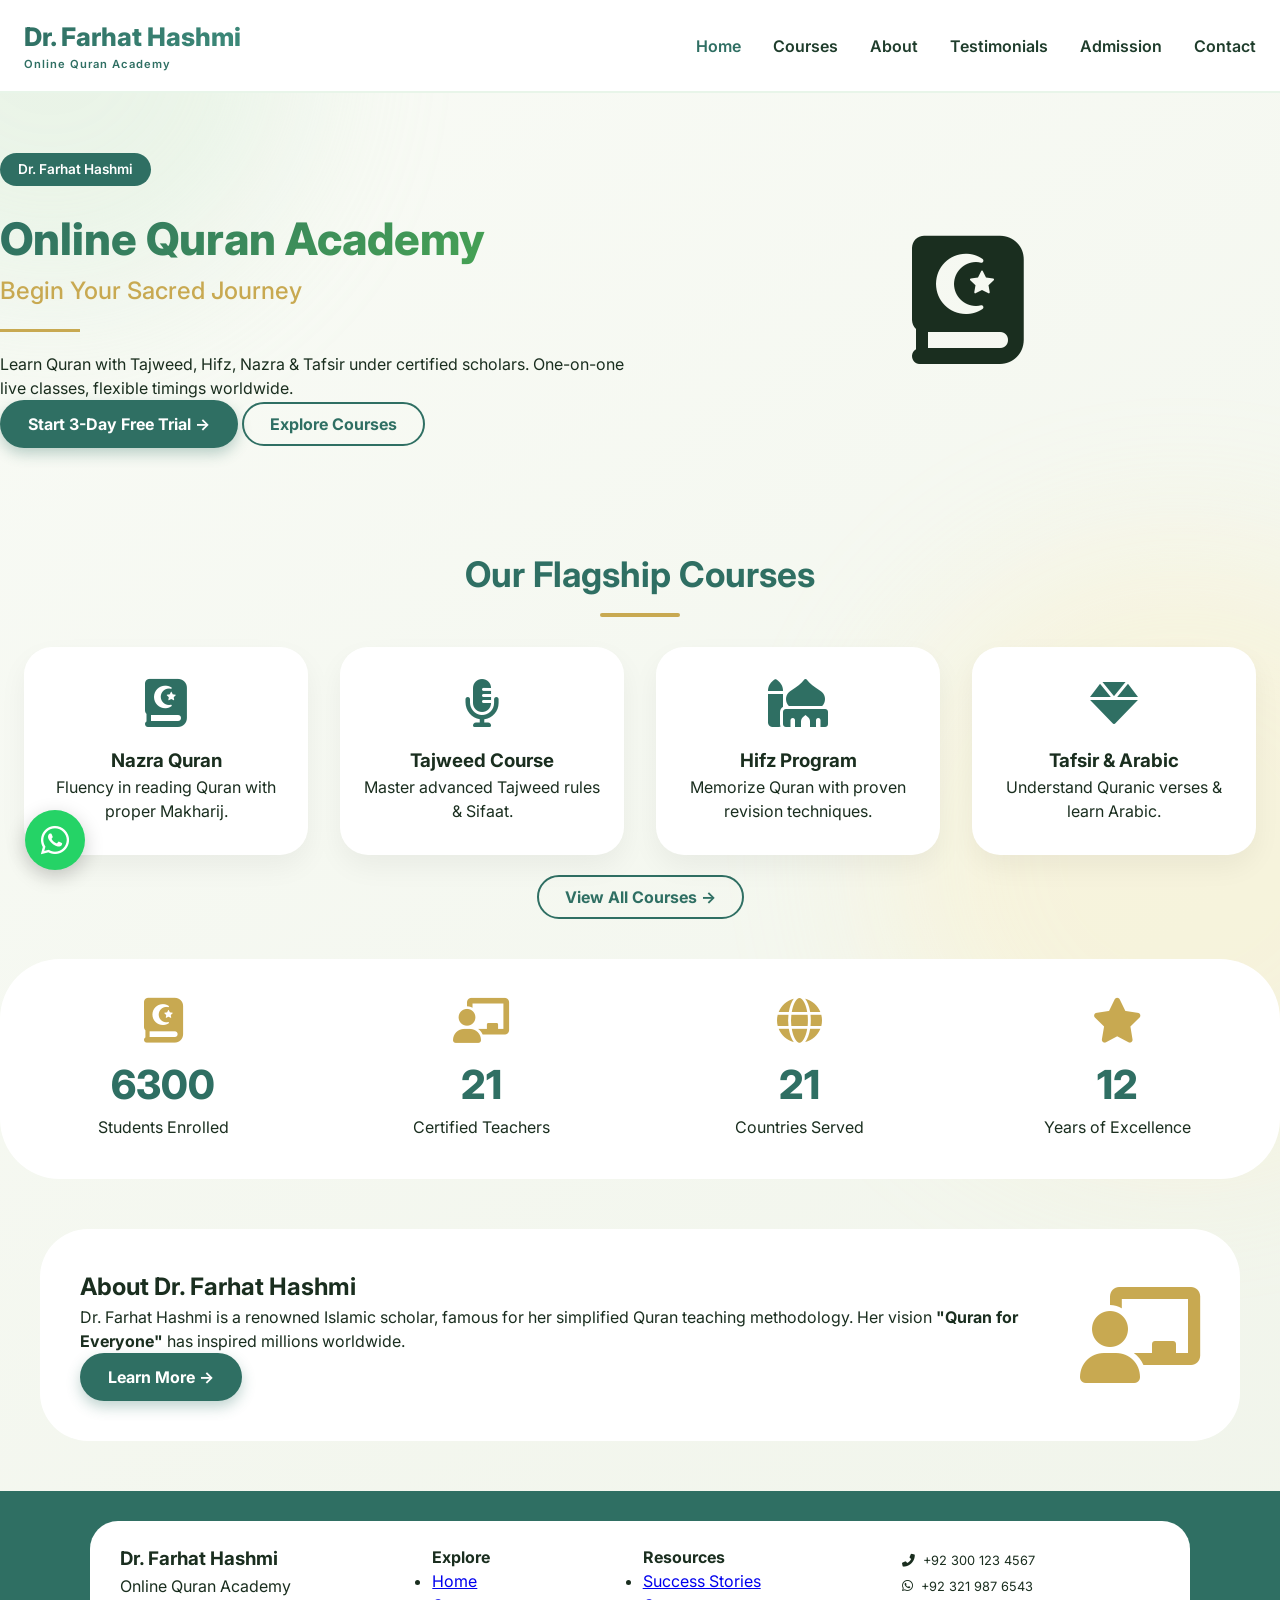
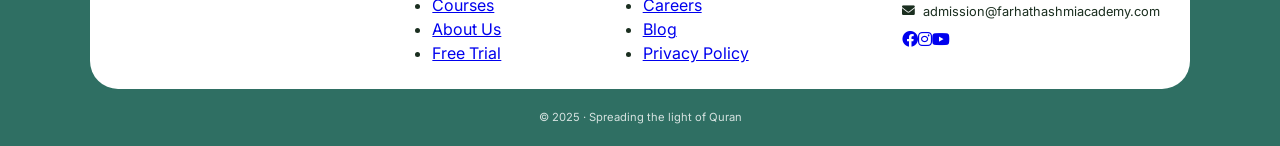
<file: index.html>
<!DOCTYPE html>
<html lang="en">
<head>
    <meta charset="UTF-8">
    <meta name="viewport" content="width=device-width, initial-scale=1.0, viewport-fit=cover">
    <title>Dr. Farhat Hashmi | Home</title>
    <meta name="description" content="Learn Quran with Tajweed, Hifz, Nazra & Tafsir. 3-day free trial, certified teachers.">
    <link rel="stylesheet" href="styles.css">
    <link href="https://fonts.googleapis.com/css2?family=Inter:opsz,wght@14..32,300;400;500;600;700;800&display=swap" rel="stylesheet">
    <link rel="stylesheet" href="https://cdnjs.cloudflare.com/ajax/libs/font-awesome/6.0.0-beta3/css/all.min.css">
</head>
<body>
<div class="bg-shape shape-1"></div>
<div class="bg-shape shape-2"></div>
<a href="https://wa.me/923001234567?text=Assalamu%20Alaikum!%20I%20want%20Free%20Trial" class="float-wa" target="_blank" rel="noopener"><i class="fab fa-whatsapp"></i></a>

<nav class="navbar">
    <div class="container nav-container">
        <div class="logo"><h1>Dr. Farhat Hashmi</h1><p>Online Quran Academy</p></div>
        <div class="menu-icon" id="menuToggle"><i class="fas fa-bars"></i></div>
        <ul class="nav-links" id="navLinks">
            <li><a href="index.html">Home</a></li>
            <li><a href="courses.html">Courses</a></li>
            <li><a href="about.html">About</a></li>
            <li><a href="testimonials.html">Testimonials</a></li>
            <li><a href="admission.html">Admission</a></li>
            <li><a href="contact.html">Contact</a></li>
        </ul>
    </div>
</nav>

<main>
    <section id="home">
        <div class="container hero">
            <div class="hero-content fade-up">
                <div class="academy-badge">Dr. Farhat Hashmi</div>
                <h1>Online Quran Academy</h1>
                <p class="hero-tagline">Begin Your Sacred Journey</p>
                <div class="hero-divider"></div>
                <p class="hero-desc">Learn Quran with Tajweed, Hifz, Nazra & Tafsir under certified scholars. One-on-one live classes, flexible timings worldwide.</p>
                <div class="hero-buttons">
                    <a href="admission.html" class="btn-primary">Start 3-Day Free Trial →</a>
                    <a href="courses.html" class="btn-outline">Explore Courses</a>
                </div>
            </div>
            <div class="hero-icon fade-up delay-1"><i class="fas fa-quran fa-8x"></i></div>
        </div>
    </section>

    <section id="coursesPreview">
        <div class="container">
            <h2 class="section-title reveal">Our Flagship Courses</h2>
            <div class="courses-grid">
                <div class="course-card card-hover reveal"><i class="fas fa-book-quran"></i><h3>Nazra Quran</h3><p>Fluency in reading Quran with proper Makharij.</p></div>
                <div class="course-card card-hover reveal"><i class="fas fa-microphone-alt"></i><h3>Tajweed Course</h3><p>Master advanced Tajweed rules & Sifaat.</p></div>
                <div class="course-card card-hover reveal"><i class="fas fa-mosque"></i><h3>Hifz Program</h3><p>Memorize Quran with proven revision techniques.</p></div>
                <div class="course-card card-hover reveal"><i class="fas fa-gem"></i><h3>Tafsir & Arabic</h3><p>Understand Quranic verses & learn Arabic.</p></div>
            </div>
            <div class="text-center" style="text-align: center; margin-top: 20px;"><a href="courses.html" class="btn-outline">View All Courses →</a></div>
        </div>
    </section>

    <section id="metrics">
        <div class="container metrics-container reveal">
            <div class="metric-card"><i class="fas fa-quran metric-icon"></i><div class="metric-number" data-target="15000">0</div><p>Students Enrolled</p></div>
            <div class="metric-card"><i class="fas fa-chalkboard-teacher metric-icon"></i><div class="metric-number" data-target="45">0</div><p>Certified Teachers</p></div>
            <div class="metric-card"><i class="fas fa-globe metric-icon"></i><div class="metric-number" data-target="25">0</div><p>Countries Served</p></div>
            <div class="metric-card"><i class="fas fa-star metric-icon"></i><div class="metric-number" data-target="12">0</div><p>Years of Excellence</p></div>
        </div>
    </section>

    <section id="homeAbout">
        <div class="container about-wrap reveal" style="margin-bottom: 40px;">
            <div class="about-text"><h2>About <span>Dr. Farhat Hashmi</span></h2><p>Dr. Farhat Hashmi is a renowned Islamic scholar, famous for her simplified Quran teaching methodology. Her vision <strong>"Quran for Everyone"</strong> has inspired millions worldwide.</p><a href="about.html" class="btn-primary btn-mobile-full">Learn More →</a></div>
            <div class="about-icon"><i class="fas fa-chalkboard-teacher fa-7x"></i></div>
        </div>
    </section>
</main>

<footer id="contact">
    <div class="container footer-content">
        <div class="footer-logo"><h3>Dr. Farhat Hashmi</h3><p>Online Quran Academy</p></div>
        <div class="footer-links"><h4>Explore</h4><ul><li><a href="index.html">Home</a></li><li><a href="courses.html">Courses</a></li><li><a href="about.html">About Us</a></li><li><a href="admission.html">Free Trial</a></li></ul></div>
        <div class="footer-links"><h4>Resources</h4><ul><li><a href="testimonials.html">Success Stories</a></li><li><a href="#">Careers</a></li><li><a href="#">Blog</a></li><li><a href="#">Privacy Policy</a></li></ul></div>
        <div class="footer-contact"><p><i class="fas fa-phone-alt"></i> +92 300 123 4567</p><p><i class="fab fa-whatsapp"></i> +92 321 987 6543</p><p><i class="fas fa-envelope"></i> admission@farhathashmiacademy.com</p><div class="social-icons"><a href="#"><i class="fab fa-facebook"></i></a><a href="#"><i class="fab fa-instagram"></i></a><a href="#"><i class="fab fa-youtube"></i></a></div></div>
    </div>
    <div class="container copyright"><p>© 2025 · Spreading the light of Quran</p></div>
</footer>

<script src="script.js"></script>
<script type="text/javascript">var Tawk_API=Tawk_API||{}, Tawk_LoadStart=new Date();(function(){var s1=document.createElement("script"),s0=document.getElementsByTagName("script")[0];s1.async=true;s1.src='https://embed.tawk.to/69e3ce72840f7e1c346a8c75/1jmgtss37';s1.charset='UTF-8';s1.setAttribute('crossorigin','*');s0.parentNode.insertBefore(s1,s0);})();</script>
</body>
</html>
</file>
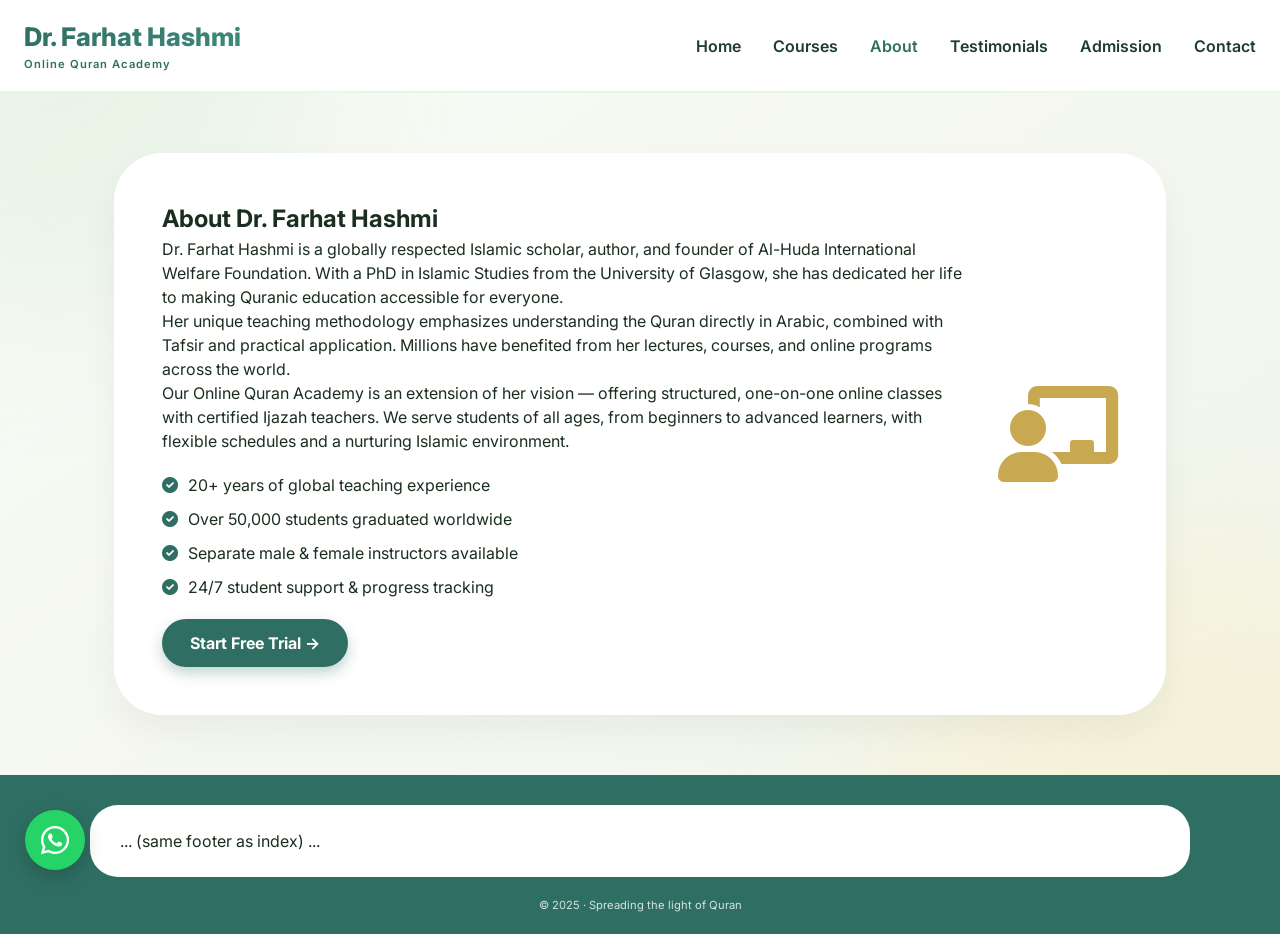
<file: about.html>
<!DOCTYPE html>
<html lang="en">
<head>
    <meta charset="UTF-8">
    <meta name="viewport" content="width=device-width, initial-scale=1.0">
    <title>About Dr. Farhat Hashmi | Online Quran Academy</title>
    <link rel="stylesheet" href="styles.css">
    <link href="https://fonts.googleapis.com/css2?family=Inter:opsz,wght@300;400;500;600;700;800&display=swap" rel="stylesheet">
    <link rel="stylesheet" href="https://cdnjs.cloudflare.com/ajax/libs/font-awesome/6.0.0-beta3/css/all.min.css">
</head>
<body>
<div class="bg-shape shape-1"></div>
<div class="bg-shape shape-2"></div>
<a href="https://wa.me/923001234567" class="float-wa" target="_blank"><i class="fab fa-whatsapp"></i></a>

<nav class="navbar">
    <div class="container nav-container">
        <div class="logo"><h1>Dr. Farhat Hashmi</h1><p>Online Quran Academy</p></div>
        <div class="menu-icon" id="menuToggle"><i class="fas fa-bars"></i></div>
        <ul class="nav-links" id="navLinks">
            <li><a href="index.html">Home</a></li><li><a href="courses.html">Courses</a></li><li><a href="about.html">About</a></li>
            <li><a href="testimonials.html">Testimonials</a></li><li><a href="admission.html">Admission</a></li><li><a href="contact.html">Contact</a></li>
        </ul>
    </div>
</nav>

<main>
    <div class="container" style="max-width: 1100px; margin: 60px auto;">
        <div class="about-wrap reveal" style="background: white; border-radius: 48px; padding: 48px; box-shadow: 0 15px 35px rgba(0,0,0,0.05);">
            <div class="about-text">
                <h2>About <span>Dr. Farhat Hashmi</span></h2>
                <p>Dr. Farhat Hashmi is a globally respected Islamic scholar, author, and founder of Al-Huda International Welfare Foundation. With a PhD in Islamic Studies from the University of Glasgow, she has dedicated her life to making Quranic education accessible for everyone.</p>
                <p>Her unique teaching methodology emphasizes understanding the Quran directly in Arabic, combined with Tafsir and practical application. Millions have benefited from her lectures, courses, and online programs across the world.</p>
                <p>Our Online Quran Academy is an extension of her vision — offering structured, one-on-one online classes with certified Ijazah teachers. We serve students of all ages, from beginners to advanced learners, with flexible schedules and a nurturing Islamic environment.</p>
                <ul class="about-list">
                    <li><i class="fas fa-check-circle"></i> 20+ years of global teaching experience</li>
                    <li><i class="fas fa-check-circle"></i> Over 50,000 students graduated worldwide</li>
                    <li><i class="fas fa-check-circle"></i> Separate male & female instructors available</li>
                    <li><i class="fas fa-check-circle"></i> 24/7 student support & progress tracking</li>
                </ul>
                <a href="admission.html" class="btn-primary">Start Free Trial →</a>
            </div>
            <div class="about-icon"><i class="fas fa-chalkboard-teacher fa-7x"></i></div>
        </div>
    </div>
</main>

<footer id="contact">
    <div class="container footer-content"> ... (same footer as index) ... </div>
    <div class="container copyright"><p>© 2025 · Spreading the light of Quran</p></div>
</footer>
<script src="script.js"></script>
<script type="text/javascript">/* Tawk.to same as above */</script>
</body>
</html>
</file>
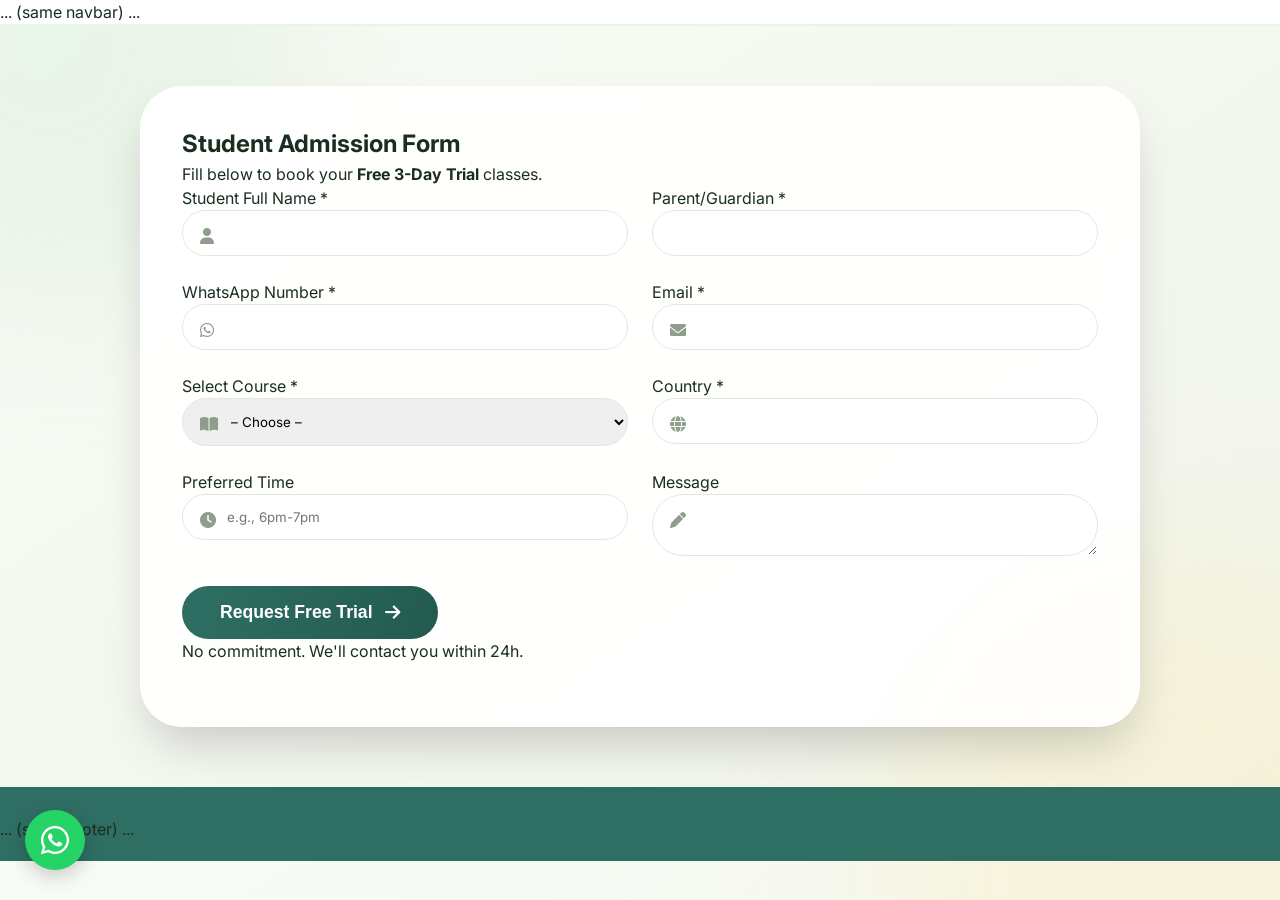
<file: admission.html>
<!DOCTYPE html>
<html lang="en">
<head>
    <meta charset="UTF-8">
    <title>Free Trial Admission | Dr. Farhat Hashmi</title>
    <link rel="stylesheet" href="styles.css">
    <link href="https://fonts.googleapis.com/css2?family=Inter:wght@300;400;500;600;700;800&display=swap" rel="stylesheet">
    <link rel="stylesheet" href="https://cdnjs.cloudflare.com/ajax/libs/font-awesome/6.0.0-beta3/css/all.min.css">
</head>
<body>
<div class="bg-shape shape-1"></div><div class="bg-shape shape-2"></div>
<a href="https://wa.me/923001234567" class="float-wa" target="_blank"><i class="fab fa-whatsapp"></i></a>

<nav class="navbar">... (same navbar) ...</nav>

<main>
    <div class="container form-card-glass reveal">
        <div class="card-header"><h2>Student Admission Form</h2><p>Fill below to book your <strong>Free 3-Day Trial</strong> classes.</p></div>
        <form id="admissionForm" class="premium-form">
            <div class="form-row"><div class="form-group"><label>Student Full Name *</label><input type="text" id="studentName" required><i class="fas fa-user input-icon"></i></div>
            <div class="form-group"><label>Parent/Guardian *</label><input type="text" id="parentName" required><i class="fas fa-family input-icon"></i></div></div>
            <div class="form-row"><div class="form-group"><label>WhatsApp Number *</label><input type="tel" id="whatsapp" required><i class="fab fa-whatsapp input-icon"></i></div>
            <div class="form-group"><label>Email *</label><input type="email" id="email" required><i class="fas fa-envelope input-icon"></i></div></div>
            <div class="form-row"><div class="form-group"><label>Select Course *</label><select id="course" required><option value="">– Choose –</option><option>Nazra Quran</option><option>Tajweed Course</option><option>Hifz Program</option><option>Tafsir & Arabic</option></select><i class="fas fa-book-open input-icon"></i></div>
            <div class="form-group"><label>Country *</label><input type="text" id="country" required><i class="fas fa-globe input-icon"></i></div></div>
            <div class="form-row"><div class="form-group"><label>Preferred Time</label><input type="text" id="preferredTime" placeholder="e.g., 6pm-7pm"><i class="fas fa-clock input-icon"></i></div>
            <div class="form-group"><label>Message</label><textarea id="message" rows="2"></textarea><i class="fas fa-pen input-icon textarea-icon"></i></div></div>
            <div class="form-footer"><button type="submit" class="btn-submit"><span>Request Free Trial</span><i class="fas fa-arrow-right"></i></button><p class="form-note">No commitment. We'll contact you within 24h.</p></div>
            <div id="formFeedback" class="feedback-message"></div>
        </form>
    </div>
</main>

<footer>... (same footer) ...</footer>
<script src="script.js"></script>
<script>/* Tawk.to */</script>
</body>
                                                                                                                                                                </html>
</file>
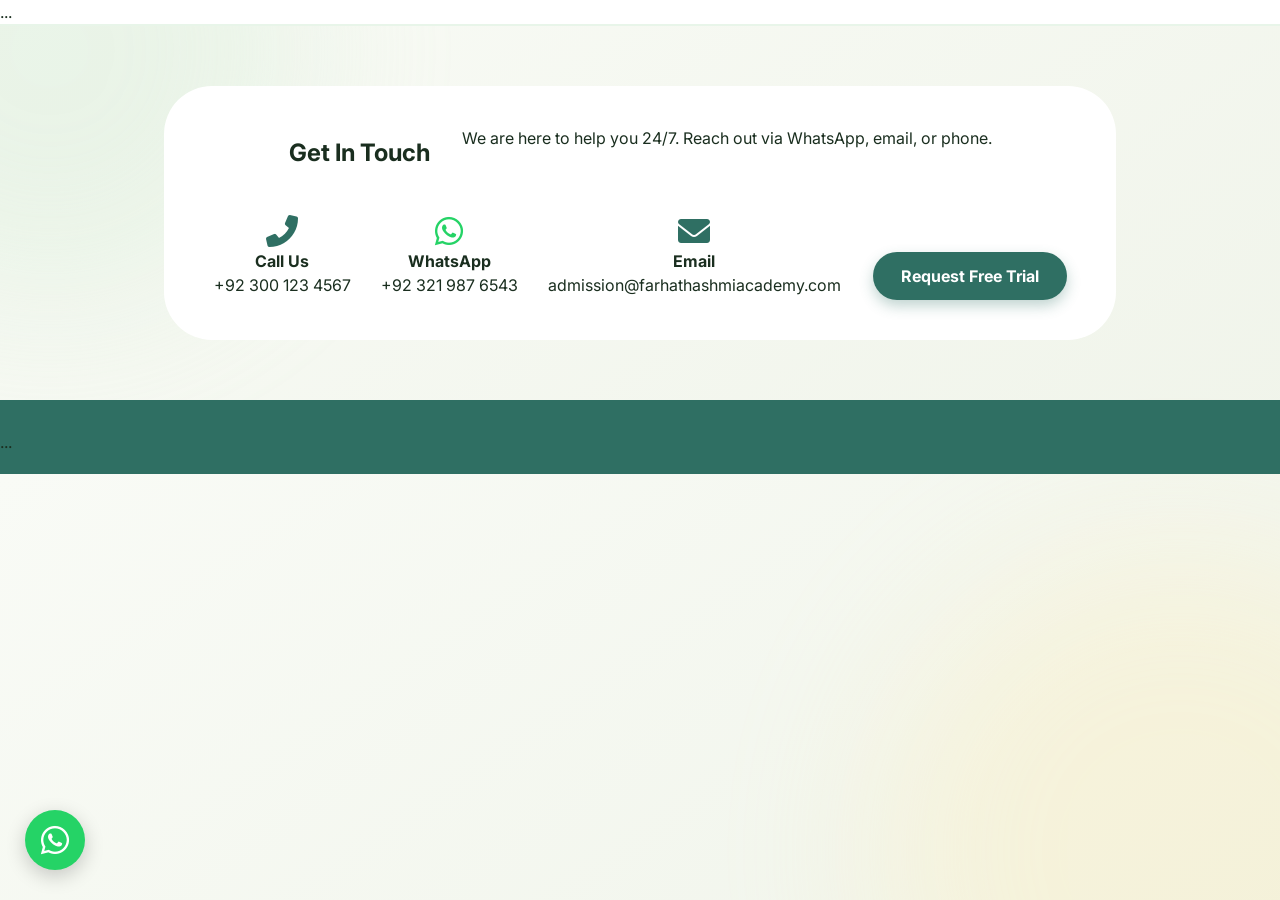
<file: contact.html>
<!DOCTYPE html>
<html lang="en">
<head><meta charset="UTF-8"><title>Contact Us | Dr. Farhat Hashmi</title><link rel="stylesheet" href="styles.css"><link href="https://fonts.googleapis.com/css2?family=Inter:wght@300;400;500;600;700;800&display=swap" rel="stylesheet"><link rel="stylesheet" href="https://cdnjs.cloudflare.com/ajax/libs/font-awesome/6.0.0-beta3/css/all.min.css"></head>
<body>
<div class="bg-shape shape-1"></div><div class="bg-shape shape-2"></div>
<a href="https://wa.me/923001234567" class="float-wa" target="_blank"><i class="fab fa-whatsapp"></i></a>
<nav class="navbar">...</nav>
<main><div class="container" style="max-width: 1000px; margin: 60px auto;"><div class="about-wrap" style="background: white; border-radius: 48px; padding: 40px; text-align: center;"><h2>Get In Touch</h2><p style="margin-bottom: 30px;">We are here to help you 24/7. Reach out via WhatsApp, email, or phone.</p><div style="display: flex; flex-wrap: wrap; gap: 30px; justify-content: center;"><div><i class="fas fa-phone-alt fa-2x" style="color:#2F6F63"></i><p><strong>Call Us</strong><br>+92 300 123 4567</p></div><div><i class="fab fa-whatsapp fa-2x" style="color:#25D366"></i><p><strong>WhatsApp</strong><br>+92 321 987 6543</p></div><div><i class="fas fa-envelope fa-2x" style="color:#2F6F63"></i><p><strong>Email</strong><br>admission@farhathashmiacademy.com</p></div></div><div style="margin-top: 40px;"><a href="admission.html" class="btn-primary">Request Free Trial</a></div></div></div></main>
<footer>...</footer><script src="script.js"></script>
</body>
</html>
</file>
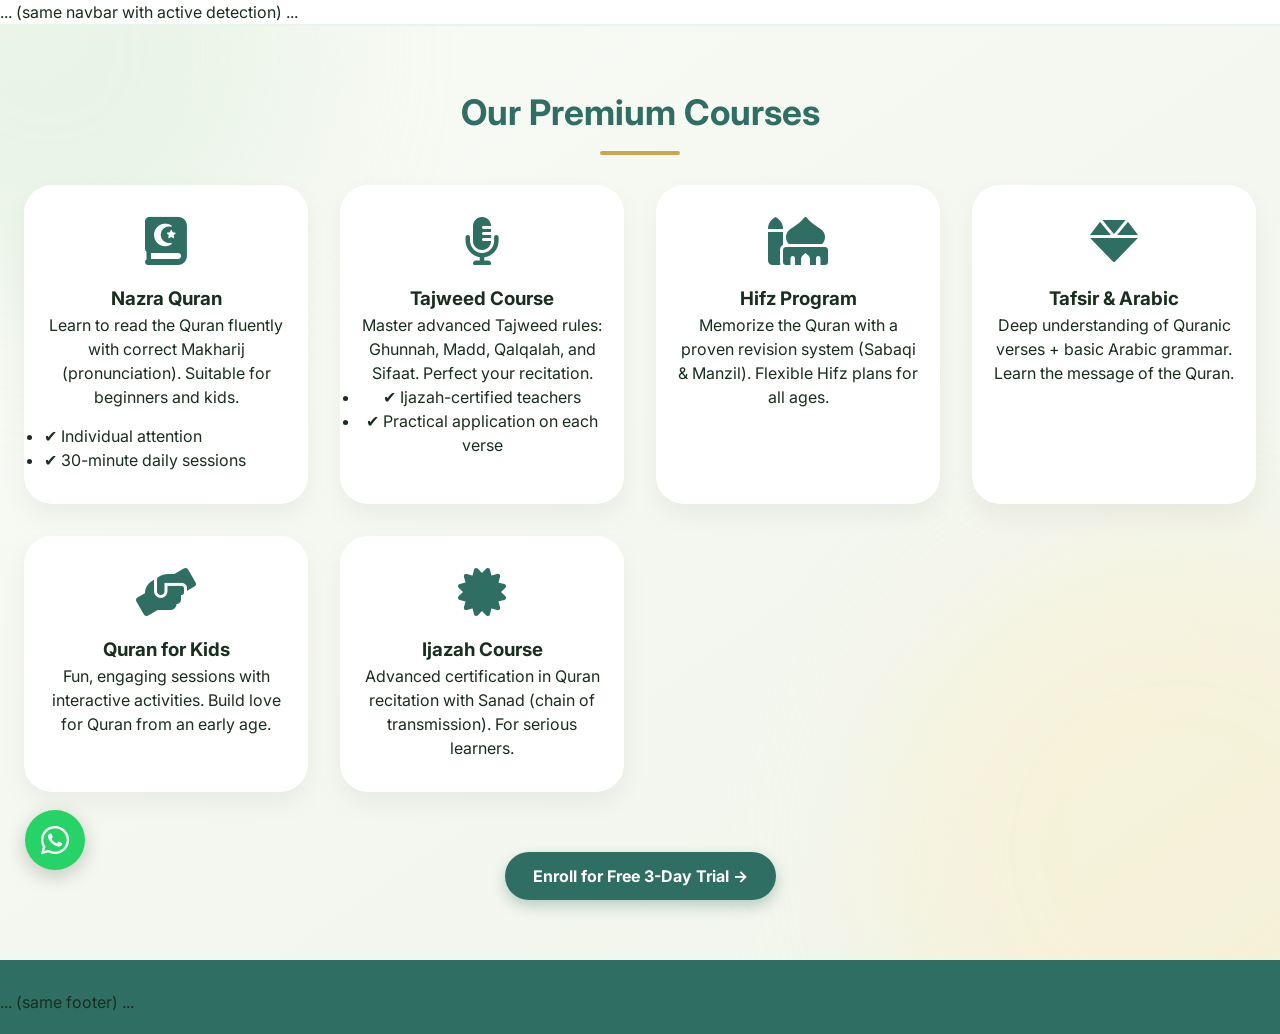
<file: courses.html>
<!DOCTYPE html>
<html lang="en">
<head>
    <meta charset="UTF-8">
    <title>Our Courses | Dr. Farhat Hashmi Academy</title>
    <link rel="stylesheet" href="styles.css">
    <link href="https://fonts.googleapis.com/css2?family=Inter:wght@300;400;500;600;700;800&display=swap" rel="stylesheet">
    <link rel="stylesheet" href="https://cdnjs.cloudflare.com/ajax/libs/font-awesome/6.0.0-beta3/css/all.min.css">
</head>
<body>
<div class="bg-shape shape-1"></div><div class="bg-shape shape-2"></div>
<a href="https://wa.me/923001234567" class="float-wa" target="_blank"><i class="fab fa-whatsapp"></i></a>

<nav class="navbar">... (same navbar with active detection) ...</nav>

<main>
    <div class="container">
        <h2 class="section-title reveal">Our Premium Courses</h2>
        <div class="courses-grid" style="margin-bottom: 60px;">
            <div class="course-card card-hover reveal"><i class="fas fa-book-quran"></i><h3>Nazra Quran</h3><p>Learn to read the Quran fluently with correct Makharij (pronunciation). Suitable for beginners and kids.</p><ul style="margin-top: 15px; text-align: left;"><li>✔ Individual attention</li><li>✔ 30-minute daily sessions</li></ul></div>
            <div class="course-card card-hover reveal"><i class="fas fa-microphone-alt"></i><h3>Tajweed Course</h3><p>Master advanced Tajweed rules: Ghunnah, Madd, Qalqalah, and Sifaat. Perfect your recitation.</p><ul><li>✔ Ijazah-certified teachers</li><li>✔ Practical application on each verse</li></ul></div>
            <div class="course-card card-hover reveal"><i class="fas fa-mosque"></i><h3>Hifz Program</h3><p>Memorize the Quran with a proven revision system (Sabaqi & Manzil). Flexible Hifz plans for all ages.</p></div>
            <div class="course-card card-hover reveal"><i class="fas fa-gem"></i><h3>Tafsir & Arabic</h3><p>Deep understanding of Quranic verses + basic Arabic grammar. Learn the message of the Quran.</p></div>
            <div class="course-card card-hover reveal"><i class="fas fa-hands-helping"></i><h3>Quran for Kids</h3><p>Fun, engaging sessions with interactive activities. Build love for Quran from an early age.</p></div>
            <div class="course-card card-hover reveal"><i class="fas fa-certificate"></i><h3>Ijazah Course</h3><p>Advanced certification in Quran recitation with Sanad (chain of transmission). For serious learners.</p></div>
        </div>
        <div class="text-center" style="text-align: center; margin: 20px 0 60px;"><a href="admission.html" class="btn-primary">Enroll for Free 3-Day Trial →</a></div>
    </div>
</main>

<footer>... (same footer) ...</footer>
<script src="script.js"></script>
<script>/* Tawk.to same */</script>
</body>
  </html>
</file>
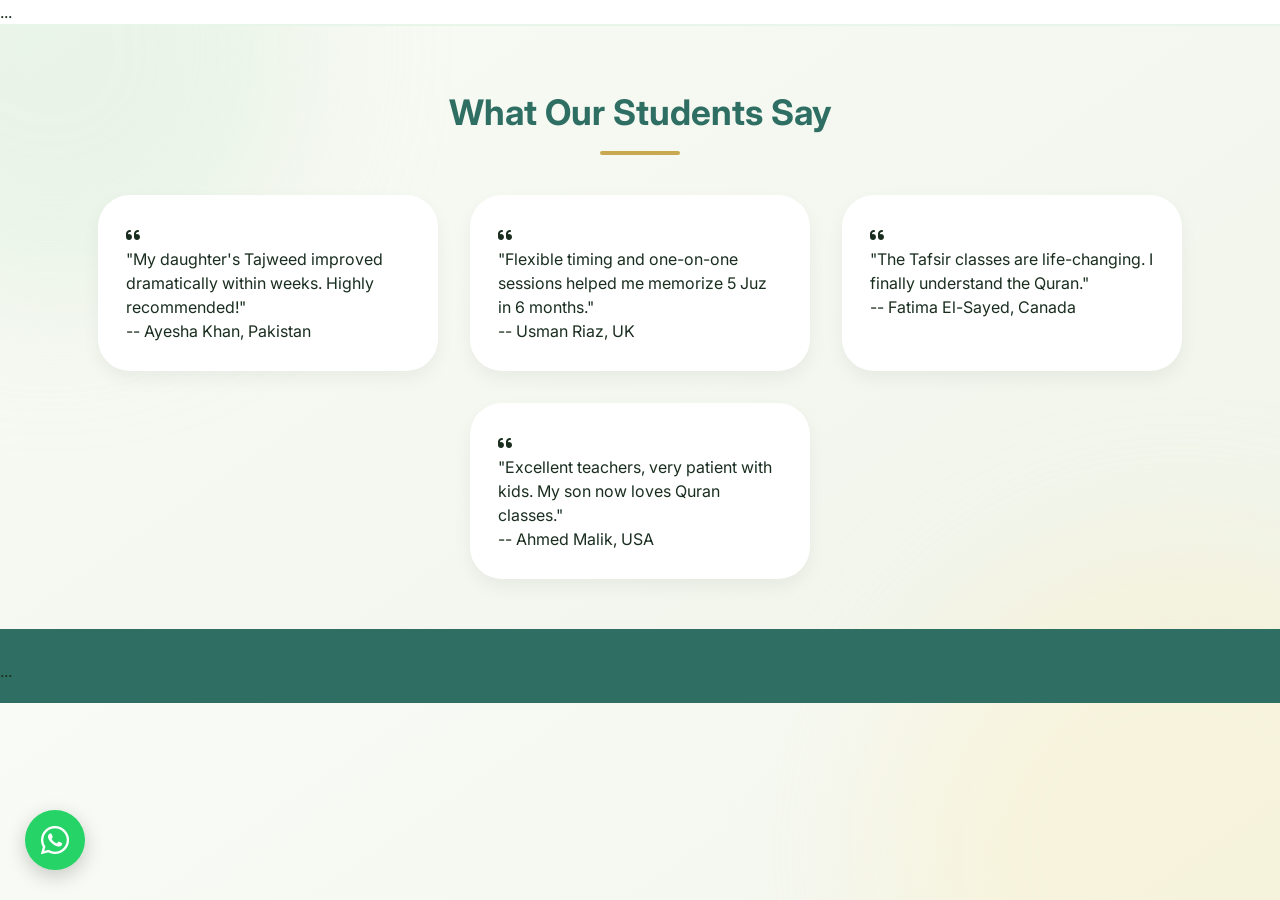
<file: testimonials.html>
<!DOCTYPE html>
<html lang="en">
<head><meta charset="UTF-8"><title>Student Testimonials | Dr. Farhat Hashmi</title><link rel="stylesheet" href="styles.css"><link href="https://fonts.googleapis.com/css2?family=Inter:wght@300;400;500;600;700;800&display=swap" rel="stylesheet"><link rel="stylesheet" href="https://cdnjs.cloudflare.com/ajax/libs/font-awesome/6.0.0-beta3/css/all.min.css"></head>
<body>
<div class="bg-shape shape-1"></div><div class="bg-shape shape-2"></div>
<a href="https://wa.me/923001234567" class="float-wa" target="_blank"><i class="fab fa-whatsapp"></i></a>
<nav class="navbar">...</nav>
<main><div class="container"><h2 class="section-title reveal">What Our Students Say</h2><div class="testimonials-grid">
<div class="testimonial-card"><i class="fas fa-quote-left"></i><p>"My daughter's Tajweed improved dramatically within weeks. Highly recommended!"</p><div class="student">-- Ayesha Khan, Pakistan</div></div>
<div class="testimonial-card"><i class="fas fa-quote-left"></i><p>"Flexible timing and one-on-one sessions helped me memorize 5 Juz in 6 months."</p><div class="student">-- Usman Riaz, UK</div></div>
<div class="testimonial-card"><i class="fas fa-quote-left"></i><p>"The Tafsir classes are life-changing. I finally understand the Quran."</p><div class="student">-- Fatima El-Sayed, Canada</div></div>
<div class="testimonial-card"><i class="fas fa-quote-left"></i><p>"Excellent teachers, very patient with kids. My son now loves Quran classes."</p><div class="student">-- Ahmed Malik, USA</div></div>
</div></div></main>
<footer>...</footer><script src="script.js"></script>
</body>
</html>
</file>
<file: styles.css>
* {
    margin: 0;
    padding: 0;
    box-sizing: border-box;
}
body {
    font-family: 'Inter', sans-serif;
    background: linear-gradient(145deg, #f9fbf6 0%, #f0f4ea 100%);
    color: #1a2e1f;
    line-height: 1.5;
    overflow-x: hidden;
}
.bg-shape {
    position: fixed;
    z-index: -1;
    border-radius: 50%;
    filter: blur(80px);
    opacity: 0.3;
}
.shape-1 { width: 500px; height: 500px; background: #c8e6c9; top: -200px; left: -200px; }
.shape-2 { width: 600px; height: 600px; background: #ffecb3; bottom: -250px; right: -200px; }
.container { max-width: 1280px; margin: 0 auto; padding: 0 24px; }
/* animations */
@keyframes fadeUp { 0% { opacity: 0; transform: translateY(40px); } 100% { opacity: 1; transform: translateY(0); } }
@keyframes float { 0%,100% { transform: translateY(0); } 50% { transform: translateY(-12px); } }
@keyframes pulseGlow { 0% { box-shadow: 0 0 0 0 rgba(47,111,99,0.4); } 70% { box-shadow: 0 0 0 12px rgba(47,111,99,0); } 100% { box-shadow: 0 0 0 0 rgba(47,111,99,0); } }
.fade-up { animation: fadeUp 0.8s ease forwards; }
.delay-1 { animation-delay: 0.15s; }
.reveal { opacity: 0; transform: translateY(30px); transition: all 0.8s ease; }
.reveal.active { opacity: 1; transform: translateY(0); }
.float-wa {
    position: fixed; bottom: 30px; left: 25px; background: #25D366; color: white; width: 60px; height: 60px;
    border-radius: 50%; display: flex; align-items: center; justify-content: center; font-size: 2rem;
    box-shadow: 0 6px 20px rgba(0,0,0,0.2); z-index: 99; transition: 0.2s; animation: pulseGlow 1.8s infinite;
    text-decoration: none;
}
.float-wa:hover { transform: scale(1.1); background: #128C7E; }
.navbar {
    background: rgba(255,255,255,0.97);
    backdrop-filter: blur(8px);
    position: sticky;
    top: 0;
    z-index: 1000;
    border-bottom: 2px solid #e8f5e9;
}
.nav-container { display: flex; justify-content: space-between; align-items: center; flex-wrap: wrap; padding: 18px 24px; }
.logo h1 { font-size: 1.6rem; font-weight: 800; background: linear-gradient(135deg, #2F6F63, #3d8a7a); -webkit-background-clip: text; background-clip: text; color: transparent; }
.logo p { font-size: 0.7rem; letter-spacing: 1px; color: #2F6F63; font-weight: 600; }
.nav-links { display: flex; gap: 2rem; list-style: none; }
.nav-links a { text-decoration: none; font-weight: 600; color: #1f3d2c; transition: 0.2s; }
.nav-links a:hover, .nav-links a.active { color: #2F6F63; }
.menu-icon { font-size: 1.8rem; display: none; cursor: pointer; color: #2F6F63; }
.btn-primary { background: #2F6F63; color: white; padding: 12px 28px; border-radius: 50px; text-decoration: none; font-weight: 700; transition: 0.3s; display: inline-block; box-shadow: 0 6px 14px rgba(47,111,99,0.3); }
.btn-primary:hover { background: #235a50; transform: scale(1.02); }
.btn-outline { background: transparent; border: 2px solid #2F6F63; color: #2F6F63; padding: 10px 26px; border-radius: 50px; font-weight: 700; text-decoration: none; }
.btn-outline:hover { background: #2F6F63; color: white; }
.hero { display: flex; align-items: center; justify-content: space-between; flex-wrap: wrap; gap: 2rem; padding: 60px 0 40px; }
.hero-content { flex: 1; }
.academy-badge { background: #2F6F63; color: white; padding: 6px 18px; border-radius: 40px; font-size: 0.85rem; font-weight: 600; display: inline-block; margin-bottom: 20px; }
.hero-content h1 { font-size: 2.8rem; font-weight: 800; background: linear-gradient(135deg, #2F6F63, #4caf50); -webkit-background-clip: text; background-clip: text; color: transparent; }
.hero-tagline { font-size: 1.5rem; font-weight: 500; color: #c8a951; }
.hero-divider { width: 80px; height: 3px; background: #c8a951; margin: 20px 0; }
.hero-icon { flex: 1; text-align: center; animation: float 3s ease-in-out infinite; }
.section-title { text-align: center; font-size: 2.2rem; font-weight: 700; margin: 60px 0 30px; color: #2F6F63; position: relative; }
.section-title:after { content: ''; width: 80px; height: 4px; background: #c8a951; display: block; margin: 12px auto 0; border-radius: 4px; }
.courses-grid { display: grid; grid-template-columns: repeat(auto-fit, minmax(270px, 1fr)); gap: 2rem; margin: 30px 0; }
.course-card { background: white; border-radius: 28px; padding: 32px 20px; text-align: center; box-shadow: 0 12px 28px rgba(0,0,0,0.05); transition: 0.3s; }
.course-card i { font-size: 3rem; color: #2F6F63; margin-bottom: 20px; }
.card-hover:hover { transform: translateY(-10px); box-shadow: 0 25px 40px -12px rgba(0,0,0,0.2); }
.metrics-container { display: flex; flex-wrap: wrap; justify-content: space-around; gap: 2rem; background: white; border-radius: 60px; padding: 40px 20px; margin: 50px auto; }
.metric-card { text-align: center; min-width: 160px; }
.metric-icon { font-size: 2.8rem; color: #c8a951; margin-bottom: 12px; }
.metric-number { font-size: 2.5rem; font-weight: 800; color: #2F6F63; }
.about-wrap { display: flex; flex-wrap: wrap; gap: 2rem; align-items: center; justify-content: center; background: white; border-radius: 48px; padding: 40px; margin: 40px auto; max-width: 1200px; }
.about-text { flex: 1.5; }
.about-list { list-style: none; margin: 20px 0; }
.about-list li { margin-bottom: 10px; display: flex; align-items: center; gap: 10px; }
.about-list i { color: #2F6F63; }
.about-icon i { color: #c8a951; font-size: 6rem; }
.testimonials-grid { display: flex; flex-wrap: wrap; gap: 2rem; justify-content: center; margin: 40px 0; }
.testimonial-card { background: white; border-radius: 32px; padding: 28px; max-width: 340px; box-shadow: 0 8px 18px rgba(0,0,0,0.05); }
.form-card-glass { background: rgba(255,255,255,0.92); backdrop-filter: blur(8px); border-radius: 42px; box-shadow: 0 25px 50px -12px rgba(0,0,0,0.2); padding: 40px 42px; margin: 60px auto; max-width: 1000px; }
.premium-form { display: flex; flex-direction: column; gap: 24px; }
.form-row { display: flex; gap: 24px; flex-wrap: wrap; }
.form-group { flex: 1; min-width: 220px; position: relative; }
.form-group input, .form-group select, .form-group textarea { width: 100%; padding: 14px 18px 14px 44px; border: 1.5px solid #e2e8e0; border-radius: 32px; font-family: inherit; }
.input-icon { position: absolute; left: 18px; top: 42px; color: #8d9e8a; }
.btn-submit { background: linear-gradient(105deg, #2F6F63, #235a50); border: none; padding: 16px 38px; border-radius: 60px; color: white; font-weight: 700; font-size: 1.1rem; cursor: pointer; display: inline-flex; align-items: center; gap: 12px; }
footer { background: #2F6F63; padding: 30px 0 20px; margin-top: 50px; }
.footer-content { background: white; border-radius: 28px; padding: 24px 30px; max-width: 1100px; margin: 0 auto; display: flex; flex-wrap: wrap; justify-content: space-between; gap: 25px; }
.footer-contact p { margin: 6px 0; font-size: 0.8rem; display: flex; align-items: center; gap: 8px; }
.copyright { text-align: center; padding-top: 20px; font-size: 0.7rem; color: rgba(255,255,255,0.8); }
@media (max-width: 900px) { .nav-links { display: none; width: 100%; flex-direction: column; background: white; } .nav-links.show { display: flex; } .menu-icon { display: block; } .hero-content h1 { font-size: 2rem; } .form-card-glass { padding: 30px 20px; } }
.toast-notification { position: fixed; bottom: 30px; left: 50%; transform: translateX(-50%) translateY(100px); background: white; padding: 14px 24px; border-radius: 60px; z-index: 10000; transition: 0.3s; }
.toast-notification.show { transform: translateX(-50%) translateY(0); }
</file>
